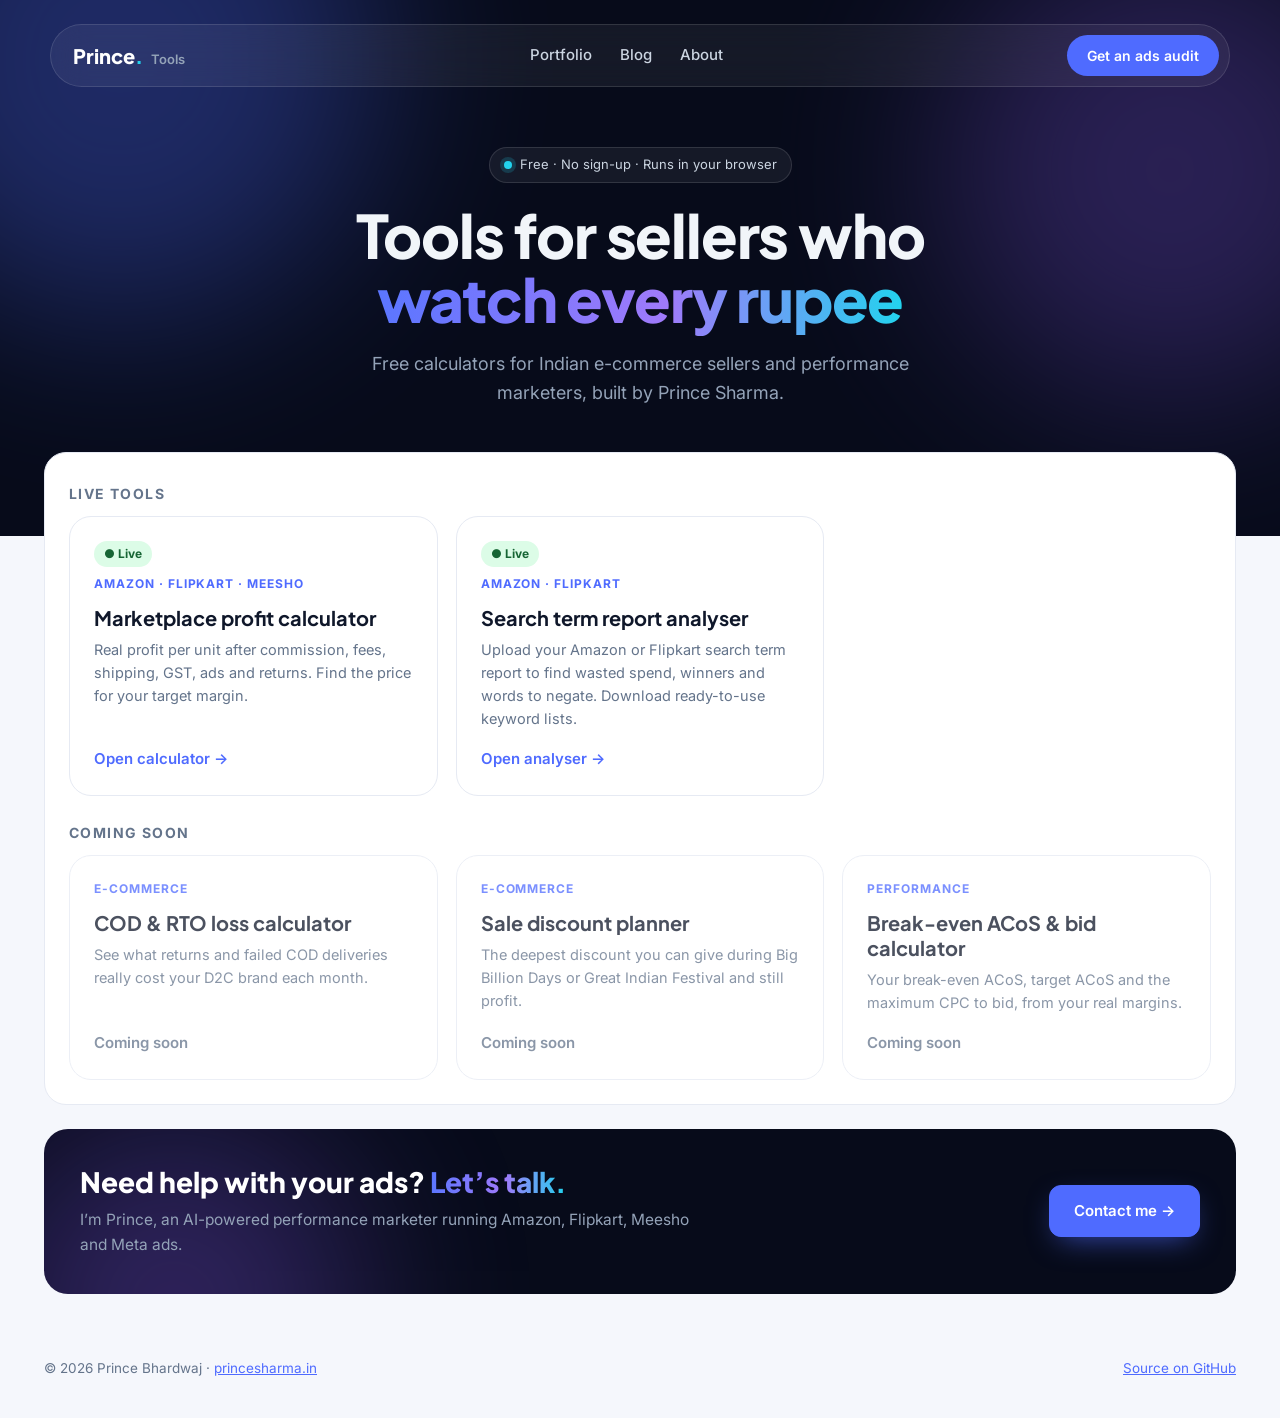
<file: index.html>
<!doctype html>
<html lang="en">
<head>
<meta charset="utf-8">
<meta name="viewport" content="width=device-width, initial-scale=1">
<title>Free E-commerce &amp; Performance Marketing Tools | Prince Sharma</title>
<meta name="description" content="Free calculators for Indian e-commerce sellers and marketers: Amazon, Flipkart and Meesho profit, ROAS, RTO and more. No sign-up.">
<link rel="canonical" href="https://tools.princesharma.in/">
<meta name="theme-color" content="#070B1A">
<link rel="icon" href="/favicon.svg" type="image/svg+xml">
<link rel="preconnect" href="https://fonts.googleapis.com">
<link rel="preconnect" href="https://fonts.gstatic.com" crossorigin>
<link href="https://fonts.googleapis.com/css2?family=Plus+Jakarta+Sans:wght@600;700;800&family=Inter:wght@400;500;600&display=swap" rel="stylesheet">
<link rel="stylesheet" href="profit-calculator/styles.css">
<style>
.hub{display:grid;grid-template-columns:repeat(3,minmax(0,1fr));gap:18px;margin-top:8px}
.tool{display:flex;flex-direction:column;gap:8px;padding:24px;border-radius:22px;background:#fff;border:1px solid var(--line);text-decoration:none;color:var(--ink);transition:transform .25s,box-shadow .25s,border-color .25s}
a.tool:hover{transform:translateY(-4px);box-shadow:0 24px 50px -28px rgba(15,23,42,.35);border-color:#C7D2FE;color:var(--ink)}
.tool .t{font-size:12px;font-weight:700;color:var(--blue);text-transform:uppercase;letter-spacing:.08em}
.tool h2{margin:4px 0 0;font:700 20px var(--head)}
.tool p{margin:0;color:var(--body);font-size:14.5px;line-height:1.6;flex:1}
.tool .go{margin-top:10px;font-weight:600;color:var(--blue)}
.tool.soon{opacity:.75}.tool.soon .go{color:var(--body)}
.live{display:inline-flex;align-items:center;gap:6px;align-self:flex-start;padding:4px 10px;border-radius:999px;background:#DCFCE7;color:#166534;font-size:12px;font-weight:700}
.sec-t{margin:8px 0 14px;font:700 14px var(--font);letter-spacing:.1em;text-transform:uppercase;color:var(--body)}
@media (max-width:900px){.hub{grid-template-columns:1fr 1fr}}
@media (max-width:620px){.hub{grid-template-columns:1fr}}
</style>
</head>
<body>
<header class="hero">
  <div class="glow g1" aria-hidden="true"></div><div class="glow g2" aria-hidden="true"></div>
  <nav class="nav" aria-label="Main">
    <a class="logo" href="https://princesharma.in/">Prince<span>.</span> <small>Tools</small></a>
    <div class="nav-links"><a href="https://princesharma.in/work/">Portfolio</a><a href="https://princesharma.in/blog/">Blog</a><a href="https://princesharma.in/about/">About</a></div>
    <a class="nav-cta" href="https://princesharma.in/contact/">Get an ads audit</a>
  </nav>
  <div class="hero-in">
    <span class="pill"><i></i>Free · No sign-up · Runs in your browser</span>
    <h1>Tools for sellers who<br><span class="grad">watch every rupee</span></h1>
    <p>Free calculators for Indian e-commerce sellers and performance marketers, built by Prince Sharma.</p>
  </div>
</header>
<main class="wrap">
  <div class="card">
    <p class="sec-t">Live tools</p>
    <div class="hub">
      <a class="tool" href="profit-calculator/"><span class="live">● Live</span><span class="t">Amazon · Flipkart · Meesho</span><h2>Marketplace profit calculator</h2><p>Real profit per unit after commission, fees, shipping, GST, ads and returns. Find the price for your target margin.</p><span class="go">Open calculator →</span></a>
      <a class="tool" href="search-term-analyser/"><span class="live">● Live</span><span class="t">Amazon · Flipkart</span><h2>Search term report analyser</h2><p>Upload your Amazon or Flipkart search term report to find wasted spend, winners and words to negate. Download ready-to-use keyword lists.</p><span class="go">Open analyser →</span></a>
    </div>
    <p class="sec-t" style="margin-top:28px">Coming soon</p>
    <div class="hub">
      <div class="tool soon"><span class="t">E-commerce</span><h2>COD &amp; RTO loss calculator</h2><p>See what returns and failed COD deliveries really cost your D2C brand each month.</p><span class="go">Coming soon</span></div>
      <div class="tool soon"><span class="t">E-commerce</span><h2>Sale discount planner</h2><p>The deepest discount you can give during Big Billion Days or Great Indian Festival and still profit.</p><span class="go">Coming soon</span></div>
      <div class="tool soon"><span class="t">Performance</span><h2>Break-even ACoS &amp; bid calculator</h2><p>Your break-even ACoS, target ACoS and the maximum CPC to bid, from your real margins.</p><span class="go">Coming soon</span></div>
    </div>
  </div>
  <section class="cta">
    <div class="glow g4" aria-hidden="true"></div>
    <div><h2>Need help with your ads? <span class="grad">Let’s talk.</span></h2><p>I’m Prince, an AI-powered performance marketer running Amazon, Flipkart, Meesho and Meta ads.</p></div>
    <a class="btn primary big" href="https://princesharma.in/contact/">Contact me →</a>
  </section>
</main>
<footer class="foot"><span>© 2026 Prince Bhardwaj · <a href="https://princesharma.in/">princesharma.in</a></span><span><a href="https://github.com/princebhardwajin/princesharma-tools">Source on GitHub</a></span></footer>
</body>
</html>
</file>
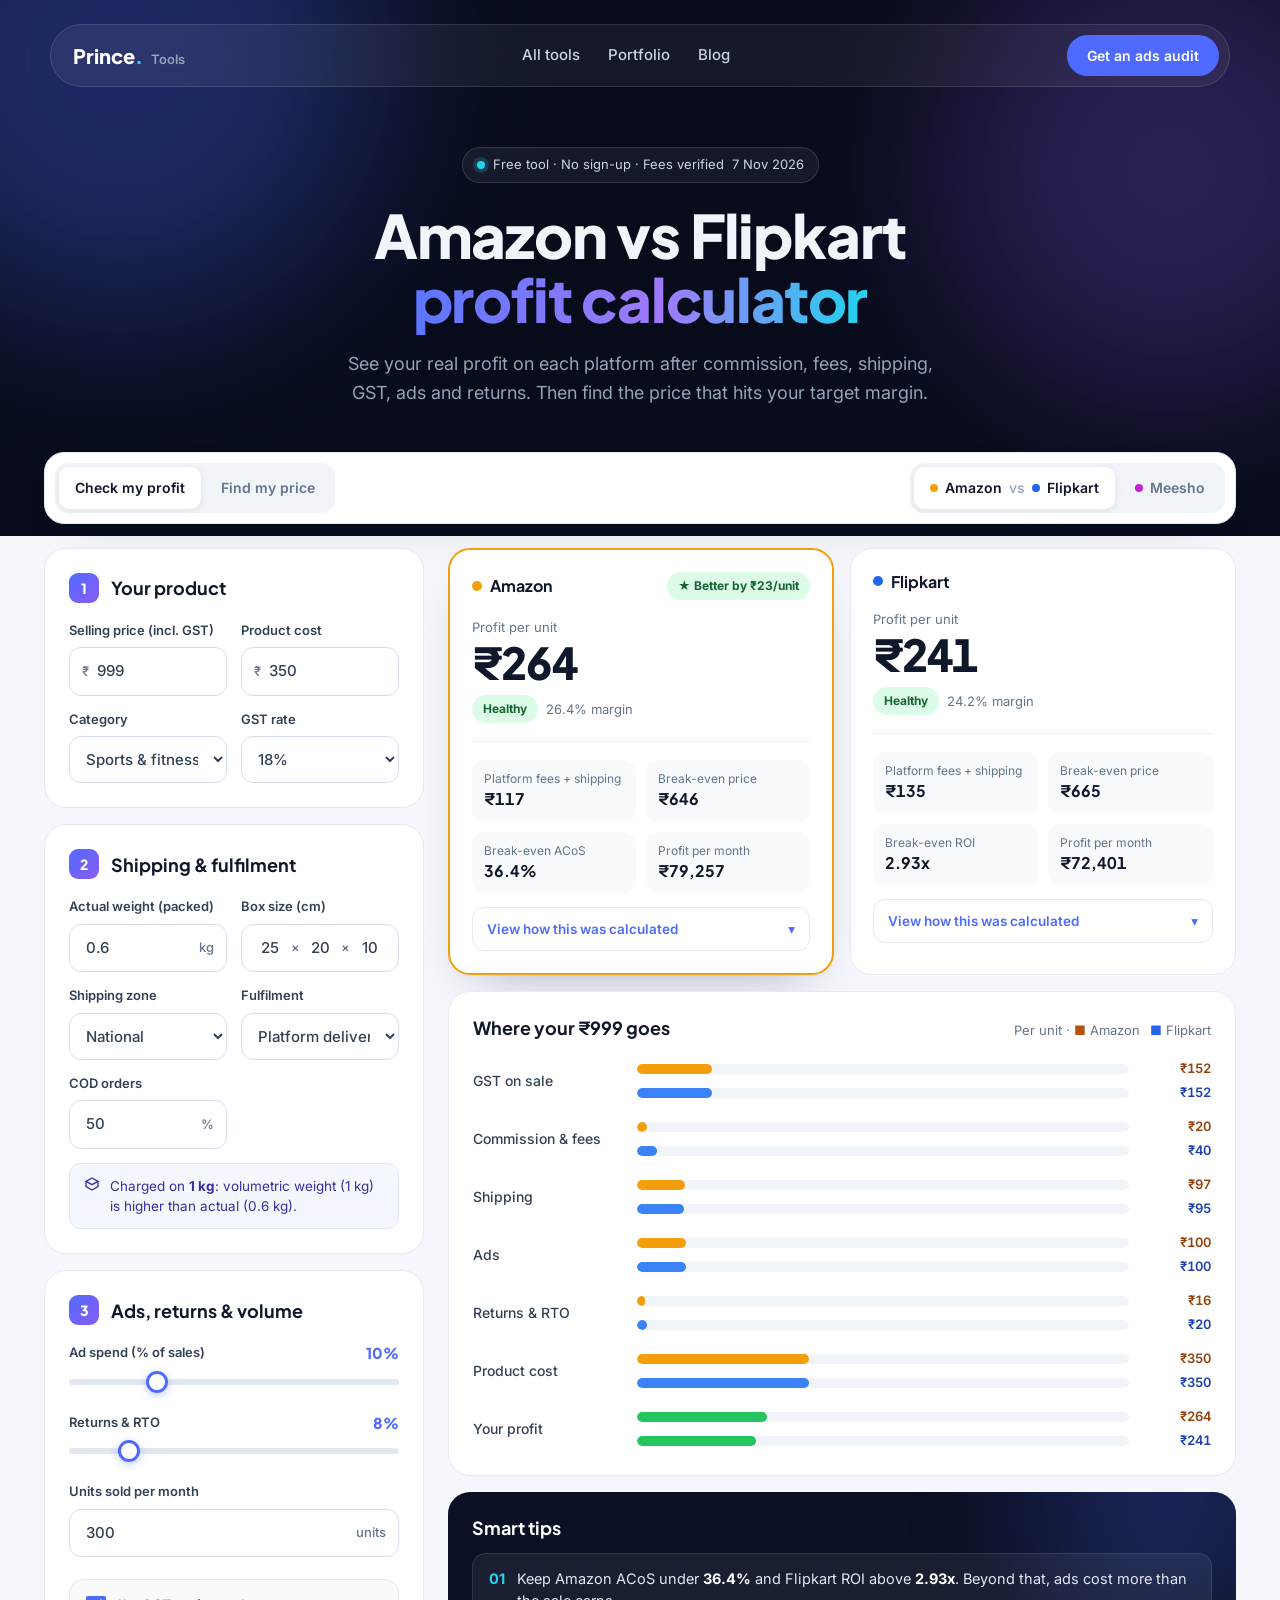
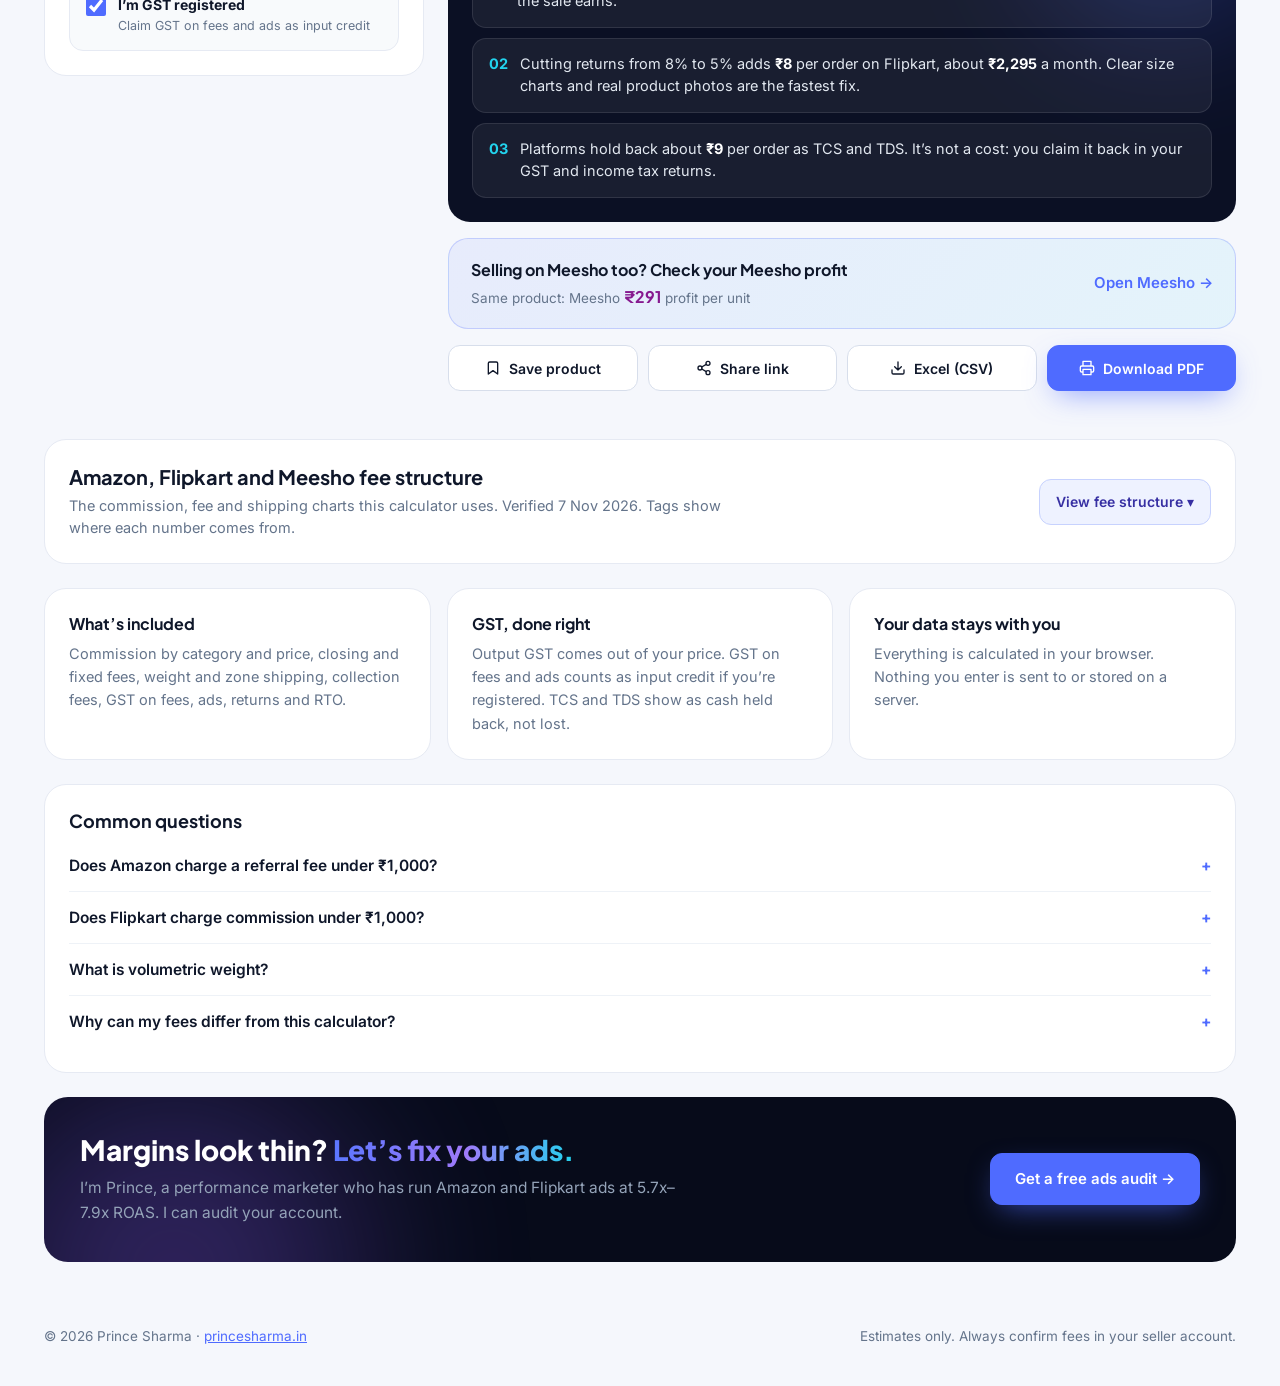
<file: profit-calculator/index.html>
<!doctype html>
<html lang="en">
<head>
<meta charset="utf-8">
<meta name="viewport" content="width=device-width, initial-scale=1">
<title>Amazon vs Flipkart vs Meesho Profit Calculator (2026) · Free | Prince Sharma</title>
<meta name="description" content="Free profit calculator for Indian sellers. Compare your real profit on Amazon, Flipkart and Meesho after commission, closing fees, shipping, GST, ads and returns. Find the price for your target margin.">
<link rel="canonical" href="https://tools.princesharma.in/profit-calculator/">
<meta property="og:title" content="Amazon vs Flipkart vs Meesho Profit Calculator">
<meta property="og:description" content="See your real profit on each marketplace after every fee, and the price you need for your target margin.">
<meta property="og:url" content="https://tools.princesharma.in/profit-calculator/">
<meta property="og:type" content="website">
<meta name="theme-color" content="#070B1A">
<link rel="icon" href="/favicon.svg" type="image/svg+xml">
<link rel="preconnect" href="https://fonts.googleapis.com">
<link rel="preconnect" href="https://fonts.gstatic.com" crossorigin>
<link href="https://fonts.googleapis.com/css2?family=Plus+Jakarta+Sans:wght@600;700;800&family=Inter:wght@400;500;600&display=swap" rel="stylesheet">
<link rel="stylesheet" href="styles.css">
<script type="application/ld+json">{"@context":"https://schema.org","@type":"WebApplication","name":"Amazon vs Flipkart vs Meesho Profit Calculator","url":"https://tools.princesharma.in/profit-calculator/","applicationCategory":"BusinessApplication","operatingSystem":"Any","offers":{"@type":"Offer","price":"0","priceCurrency":"INR"},"creator":{"@type":"Person","name":"Prince Sharma","url":"https://princesharma.in/"}}</script>
</head>
<body>
<header class="hero">
  <div class="glow g1" aria-hidden="true"></div><div class="glow g2" aria-hidden="true"></div>
  <nav class="nav" aria-label="Main">
    <a class="logo" href="https://princesharma.in/">Prince<span>.</span> <small>Tools</small></a>
    <div class="nav-links">
      <a href="https://tools.princesharma.in/">All tools</a>
      <a href="https://princesharma.in/work/">Portfolio</a>
      <a href="https://princesharma.in/blog/">Blog</a>
    </div>
    <a class="nav-cta" href="https://princesharma.in/contact/">Get an ads audit</a>
  </nav>
  <div class="hero-in">
    <span class="pill"><i></i>Free tool · No sign-up · Fees verified <span data-verified></span></span>
    <h1 id="title">Amazon vs Flipkart<br><span class="grad">profit calculator</span></h1>
    <p id="subtitle">See your real profit on each platform after commission, fees, shipping, GST, ads and returns. Then find the price that hits your target margin.</p>
  </div>
</header>

<main class="wrap">
  <div class="bar">
    <div class="seg" role="tablist" aria-label="Calculator mode">
      <button type="button" role="tab" data-mode="profit" aria-selected="true">Check my profit</button>
      <button type="button" role="tab" data-mode="price" aria-selected="false">Find my price</button>
    </div>
    <div class="seg" role="tablist" aria-label="Platform">
      <button type="button" role="tab" data-plat="af" aria-selected="true"><i class="dot a"></i>Amazon <em>vs</em> <i class="dot f"></i>Flipkart</button>
      <button type="button" role="tab" data-plat="meesho" aria-selected="false"><i class="dot m"></i>Meesho</button>
    </div>
  </div>

  <div class="grid">
    <form class="inputs" id="form" autocomplete="off" onsubmit="return false">
      <section class="card">
        <h2><span class="step">1</span>Your product</h2>
        <div class="fields">
          <label class="f" data-show="profit"><span>Selling price (incl. GST)</span>
            <span class="in"><b>₹</b><input type="number" inputmode="decimal" min="1" step="1" name="price" value="999"></span></label>
          <label class="f hl" data-show="price"><span>Target profit margin</span>
            <span class="in"><input type="number" inputmode="decimal" min="0" max="80" step="1" name="target" value="20"><b>%</b></span></label>
          <label class="f"><span>Product cost</span>
            <span class="in"><b>₹</b><input type="number" inputmode="decimal" min="0" step="1" name="cost" value="350"></span></label>
          <label class="f"><span>Category</span><select name="category"></select></label>
          <label class="f"><span>GST rate</span>
            <select name="gst"><option value="18">18%</option><option value="12">12%</option><option value="5">5%</option><option value="28">28%</option><option value="0">0% (exempt)</option></select></label>
        </div>
      </section>

      <section class="card">
        <h2><span class="step">2</span>Shipping &amp; fulfilment</h2>
        <div class="fields">
          <label class="f"><span>Actual weight (packed)</span>
            <span class="in"><input type="number" inputmode="decimal" min="0" step="0.05" name="weight" value="0.6"><b>kg</b></span></label>
          <fieldset class="f box"><legend>Box size (cm)</legend>
            <span class="in"><input type="number" inputmode="decimal" min="0" name="l" value="25" aria-label="Length in cm"><b>×</b><input type="number" inputmode="decimal" min="0" name="w" value="20" aria-label="Width in cm"><b>×</b><input type="number" inputmode="decimal" min="0" name="h" value="10" aria-label="Height in cm"></span></fieldset>
          <label class="f"><span>Shipping zone</span>
            <select name="zone"><option value="national">National</option><option value="regional">Regional / zonal</option><option value="local">Local (same city)</option></select></label>
          <label class="f" data-show-plat="af"><span>Fulfilment</span>
            <select name="fulfilment"><option value="platform">Platform delivers</option><option value="warehouse">Platform warehouse (FBA)</option><option value="self">I ship myself</option></select></label>
          <label class="f" data-self-ship hidden><span>Your shipping cost per order</span>
            <span class="in"><b>₹</b><input type="number" inputmode="decimal" min="0" name="selfShip" value="70"></span></label>
          <label class="f" data-show-plat="af"><span>COD orders</span>
            <span class="in"><input type="number" inputmode="decimal" min="0" max="100" name="cod" value="50"><b>%</b></span></label>
        </div>
        <p class="note" id="weightNote"></p>
      </section>

      <section class="card">
        <h2><span class="step">3</span>Ads, returns &amp; volume</h2>
        <div class="sliders">
          <label class="sl"><span><span>Ad spend (% of sales)</span><b id="adsOut">10%</b></span>
            <input type="range" min="0" max="40" step="1" name="ads" value="10"></label>
          <label class="sl"><span><span>Returns &amp; RTO</span><b id="retOut">8%</b></span>
            <input type="range" min="0" max="50" step="1" name="returns" value="8"></label>
          <label class="sl" data-show-plat="meesho"><span><span>Returns that come back damaged or lost</span><b id="lostOut">10%</b></span>
            <input type="range" min="0" max="50" step="1" name="lost" value="10"></label>
          <label class="f"><span>Units sold per month</span>
            <span class="in"><input type="number" inputmode="numeric" min="0" step="1" name="units" value="300"><b>units</b></span></label>
          <label class="check"><input type="checkbox" name="gstRegistered" checked><span><b>I’m GST registered</b><small>Claim GST on fees and ads as input credit</small></span></label>
        </div>
      </section>
    </form>

    <section class="results" id="results" aria-live="polite" aria-label="Results">
      <div class="banner" id="priceBanner" hidden></div>
      <div class="cards" id="cards"></div>
      <div class="card" id="breakdownCard">
        <div class="card-head"><h2 id="bdTitle">Where your money goes</h2><span class="legend" id="legend"></span></div>
        <div id="breakdown" class="bd"></div>
      </div>
      <div class="tips" id="tipsCard"><div class="glow g3" aria-hidden="true"></div><h2>Smart tips</h2><ul id="tips"></ul></div>
      <div class="cross" id="cross"></div>
      <div class="actions">
        <button type="button" class="btn" id="saveBtn"><svg aria-hidden="true" viewBox="0 0 24 24"><path d="M19 21l-7-5-7 5V5a2 2 0 0 1 2-2h10a2 2 0 0 1 2 2z"/></svg>Save product</button>
        <button type="button" class="btn" id="shareBtn"><svg aria-hidden="true" viewBox="0 0 24 24"><circle cx="18" cy="5" r="3"/><circle cx="6" cy="12" r="3"/><circle cx="18" cy="19" r="3"/><path d="M8.6 13.5l6.8 4M15.4 6.5l-6.8 4"/></svg>Share link</button>
        <button type="button" class="btn" id="csvBtn"><svg aria-hidden="true" viewBox="0 0 24 24"><path d="M21 15v4a2 2 0 0 1-2 2H5a2 2 0 0 1-2-2v-4M7 10l5 5 5-5M12 15V3"/></svg>Excel (CSV)</button>
        <button type="button" class="btn primary" id="pdfBtn"><svg aria-hidden="true" viewBox="0 0 24 24"><path d="M6 9V2h12v7M6 18H4a2 2 0 0 1-2-2v-5a2 2 0 0 1 2-2h16a2 2 0 0 1 2 2v5a2 2 0 0 1-2 2h-2M6 14h12v8H6z"/></svg>Download PDF</button>
      </div>
      <div class="saved" id="saved" hidden><h3>Saved products</h3><ul id="savedList"></ul></div>
    </section>
  </div>

  <section class="card fees" aria-labelledby="feesTitle">
    <div class="fees-head">
      <div><h2 id="feesTitle">Amazon, Flipkart and Meesho fee structure</h2>
        <p>The commission, fee and shipping charts this calculator uses. Verified <span data-verified></span>. Tags show where each number comes from.</p></div>
      <button type="button" class="btn soft" id="feesToggle" aria-expanded="false" aria-controls="feesBody">View fee structure ▾</button>
    </div>
    <div id="feesBody" hidden>
      <div class="fees-bar">
        <div class="seg small" role="tablist" aria-label="Fee chart platform">
          <button type="button" role="tab" data-ftab="amazon" aria-selected="true">Amazon</button>
          <button type="button" role="tab" data-ftab="flipkart" aria-selected="false">Flipkart</button>
          <button type="button" role="tab" data-ftab="meesho" aria-selected="false">Meesho</button>
        </div>
        <span class="tags"><span class="tag official">Official</span> from the platform · <span class="tag public">Public</span> recent public breakdown · <span class="tag estimate">Estimate</span> check your rate card</span>
      </div>
      <div class="ftables" id="feeTables"></div>
      <div class="fees-foot"><a id="officialLink" href="#" target="_blank" rel="noopener">Official fee page ↗</a><button type="button" class="btn primary" id="editFeesBtn">Edit fees</button></div>
    </div>
  </section>

  <section class="info">
    <div class="card"><h3>What’s included</h3><p>Commission by category and price, closing and fixed fees, weight and zone shipping, collection fees, GST on fees, ads, returns and RTO.</p></div>
    <div class="card"><h3>GST, done right</h3><p>Output GST comes out of your price. GST on fees and ads counts as input credit if you’re registered. TCS and TDS show as cash held back, not lost.</p></div>
    <div class="card"><h3>Your data stays with you</h3><p>Everything is calculated in your browser. Nothing you enter is sent to or stored on a server.</p></div>
  </section>

  <section class="faq card">
    <h2>Common questions</h2>
    <details><summary>Does Amazon charge a referral fee under ₹1,000?</summary><p>No. From 16 March 2026, Amazon India charges zero referral fee on products priced under ₹1,000 in most categories. Closing fees and shipping fees still apply.</p></details>
    <details><summary>Does Flipkart charge commission under ₹1,000?</summary><p>Flipkart charges zero commission on eligible products priced under ₹1,000, and from July 2026 zero commission on fashion at every price. Fixed, collection and shipping fees still apply.</p></details>
    <details><summary>What is volumetric weight?</summary><p>Length × width × height in cm, divided by 5,000. Platforms charge shipping on whichever is higher: actual or volumetric weight. A smaller box can move you into a cheaper slab.</p></details>
    <details><summary>Why can my fees differ from this calculator?</summary><p>Fees vary by seller tier, sub-category and programme, and platforms change them often. Use “Edit fees” to match your own rate card from Seller Central, Seller Hub or the Meesho supplier panel.</p></details>
  </section>

  <section class="cta">
    <div class="glow g4" aria-hidden="true"></div>
    <div><h2>Margins look thin? <span class="grad">Let’s fix your ads.</span></h2>
      <p>I’m Prince, a performance marketer who has run Amazon and Flipkart ads at 5.7x–7.9x ROAS. I can audit your account.</p></div>
    <a class="btn primary big" href="https://princesharma.in/contact/">Get a free ads audit →</a>
  </section>
</main>

<footer class="foot"><span>© 2026 Prince Sharma · <a href="https://princesharma.in/">princesharma.in</a></span><span>Estimates only. Always confirm fees in your seller account.</span></footer>

<div class="sticky" id="sticky" aria-hidden="true"><div id="stickyVals"></div><a href="#results" class="btn primary">See results ↑</a></div>

<dialog id="feeDialog" aria-labelledby="feeDlgTitle">
  <form method="dialog" id="feeForm">
    <div class="dlg-head"><div><h2 id="feeDlgTitle">Edit fees</h2><p>Change any value to match your seller account. Saved on this device only.</p></div><button class="x" value="cancel" aria-label="Close">×</button></div>
    <div class="seg small" role="tablist" aria-label="Platform to edit">
      <button type="button" role="tab" data-etab="amazon" aria-selected="true">Amazon</button>
      <button type="button" role="tab" data-etab="flipkart" aria-selected="false">Flipkart</button>
      <button type="button" role="tab" data-etab="meesho" aria-selected="false">Meesho</button>
    </div>
    <div id="feeEdit" class="fe"></div>
    <div class="dlg-foot"><button type="button" class="btn" id="resetFees">Reset to defaults</button><button class="btn primary" value="apply" id="applyFees">Apply fees</button></div>
  </form>
</dialog>

<div class="toast" id="toast" role="status" aria-live="polite"></div>

<script src="fees.js"></script>
<script src="calc.js"></script>
<script src="app.js"></script>
</body>
</html>
</file>
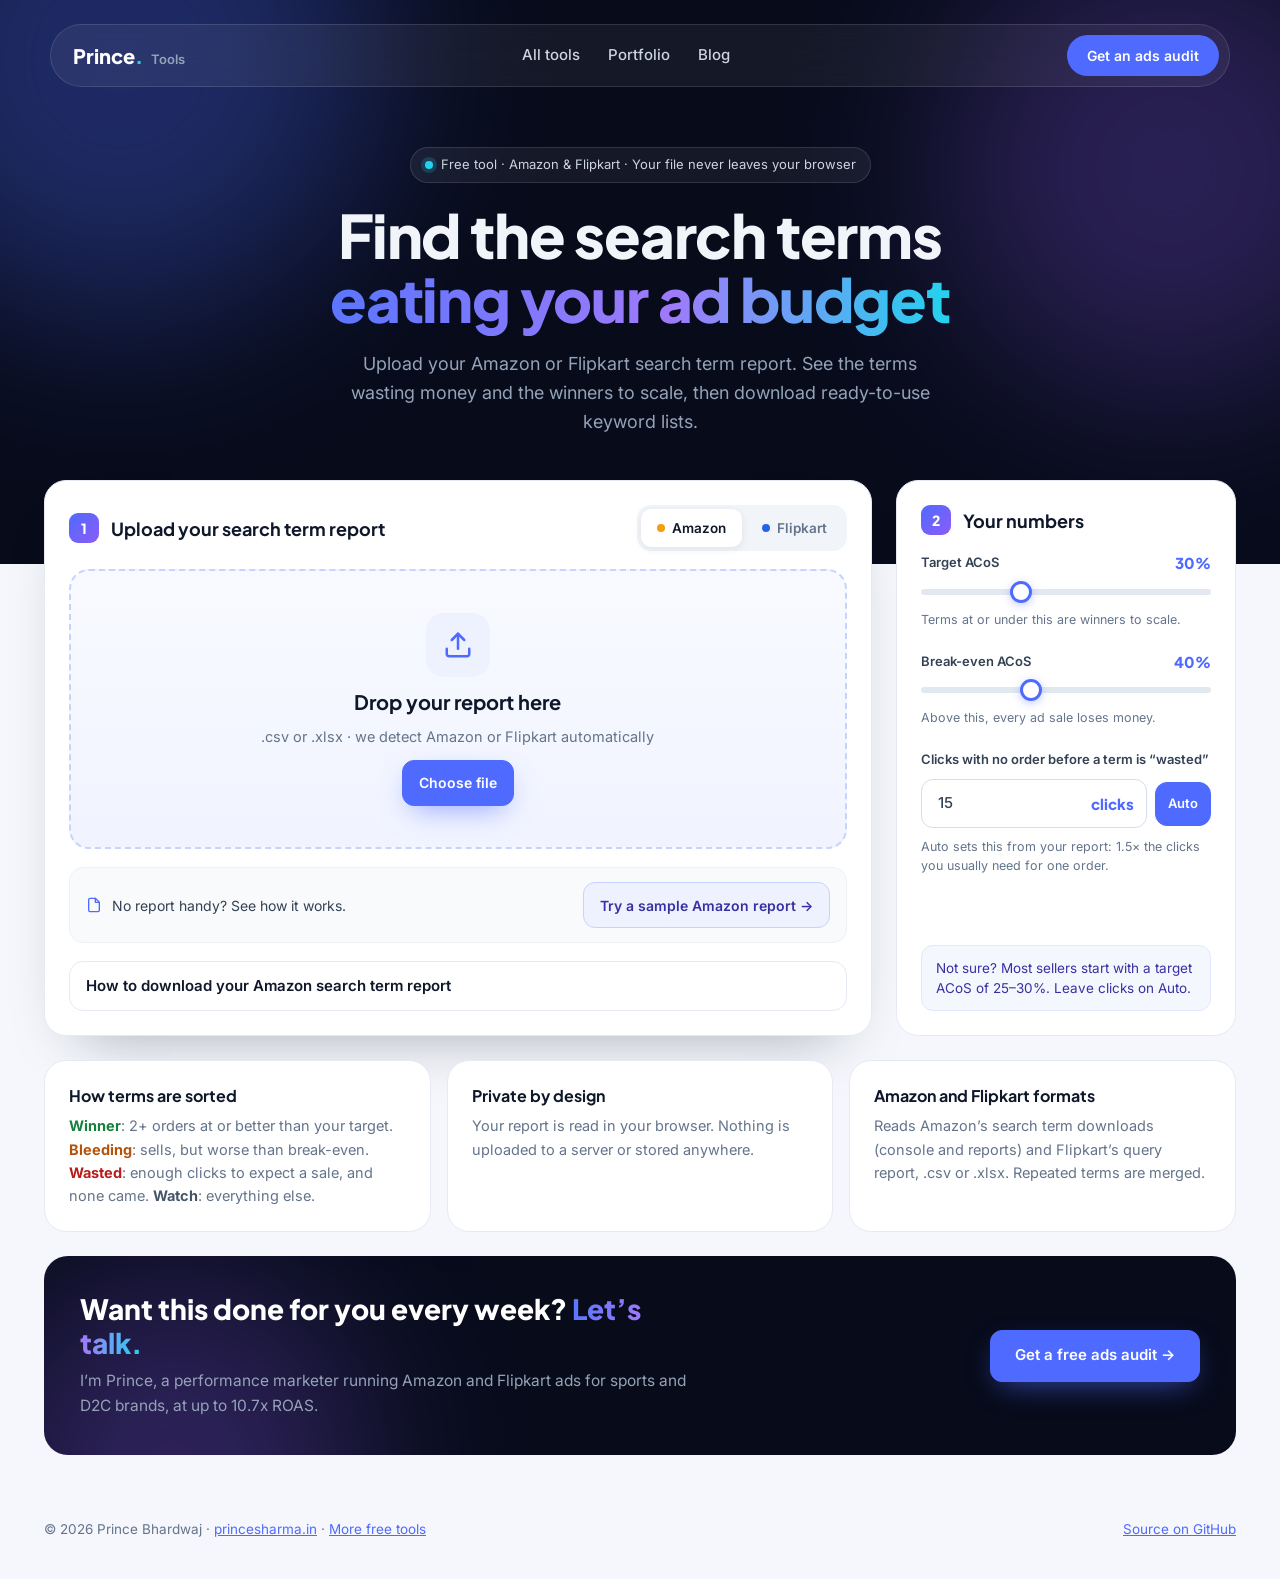
<file: search-term-analyser/index.html>
<!doctype html>
<html lang="en">
<head>
<meta charset="utf-8">
<meta name="viewport" content="width=device-width, initial-scale=1">
<title>Amazon &amp; Flipkart Search Term Report Analyser · Free | Prince Bhardwaj</title>
<meta name="description" content="Free search term report analyser for Amazon and Flipkart ads. Upload your report to find wasted spend, winning search terms and words to negate, then download ready-to-use negative and exact keyword lists.">
<link rel="canonical" href="https://tools.princesharma.in/search-term-analyser/">
<meta property="og:title" content="Amazon & Flipkart Search Term Report Analyser">
<meta property="og:description" content="Find the search terms eating your ad budget, and the winners to scale. Free, runs in your browser.">
<meta property="og:url" content="https://tools.princesharma.in/search-term-analyser/">
<meta property="og:type" content="website">
<meta name="theme-color" content="#070B1A">
<link rel="icon" href="/favicon.svg" type="image/svg+xml">
<link rel="preconnect" href="https://fonts.googleapis.com">
<link rel="preconnect" href="https://fonts.gstatic.com" crossorigin>
<link href="https://fonts.googleapis.com/css2?family=Plus+Jakarta+Sans:wght@600;700;800&family=Inter:wght@400;500;600;700&display=swap" rel="stylesheet">
<link rel="stylesheet" href="../profit-calculator/styles.css">
<link rel="stylesheet" href="sta.css">
<script type="application/ld+json">{"@context":"https://schema.org","@type":"WebApplication","name":"Amazon & Flipkart Search Term Report Analyser","url":"https://tools.princesharma.in/search-term-analyser/","applicationCategory":"BusinessApplication","operatingSystem":"Any","offers":{"@type":"Offer","price":"0","priceCurrency":"INR"},"creator":{"@type":"Person","name":"Prince Bhardwaj","url":"https://princesharma.in/"}}</script>
</head>
<body>
<header class="hero">
  <div class="glow g1" aria-hidden="true"></div><div class="glow g2" aria-hidden="true"></div>
  <nav class="nav" aria-label="Main">
    <a class="logo" href="https://princesharma.in/">Prince<span>.</span> <small>Tools</small></a>
    <div class="nav-links">
      <a href="https://tools.princesharma.in/">All tools</a>
      <a href="https://princesharma.in/work/">Portfolio</a>
      <a href="https://princesharma.in/blog/">Blog</a>
    </div>
    <a class="nav-cta" href="https://princesharma.in/contact/">Get an ads audit</a>
  </nav>
  <div class="hero-in">
    <span class="pill"><i></i>Free tool · Amazon &amp; Flipkart · Your file never leaves your browser</span>
    <h1>Find the search terms<br><span class="grad">eating your ad budget</span></h1>
    <p>Upload your Amazon or Flipkart search term report. See the terms wasting money and the winners to scale, then download ready-to-use keyword lists.</p>
  </div>
</header>

<main class="wrap">

  <!-- ===== Upload ===== -->
  <div class="up-grid" id="uploadArea">
    <section class="card up-card" aria-labelledby="upTitle">
      <div class="up-head">
        <h2 id="upTitle"><span class="step">1</span>Upload your search term report</h2>
        <div class="seg small" role="tablist" aria-label="Platform">
          <button type="button" role="tab" data-plat="amazon" aria-selected="true"><i class="dot a"></i>Amazon</button>
          <button type="button" role="tab" data-plat="flipkart" aria-selected="false"><i class="dot f"></i>Flipkart</button>
        </div>
      </div>
      <label class="drop" id="drop">
        <input type="file" id="file" accept=".csv,.xlsx,.xls,text/csv">
        <span class="drop-ic" aria-hidden="true"><svg viewBox="0 0 24 24"><path d="M21 15v4a2 2 0 0 1-2 2H5a2 2 0 0 1-2-2v-4"/><path d="M17 8l-5-5-5 5"/><path d="M12 3v12"/></svg></span>
        <b id="dropTitle">Drop your report here</b>
        <span id="dropSub">.csv or .xlsx · we detect Amazon or Flipkart automatically</span>
        <span class="btn primary">Choose file</span>
      </label>
      <p class="err" id="err" role="alert" hidden></p>
      <div class="sample">
        <span><svg viewBox="0 0 24 24"><path d="M14 2H6a2 2 0 0 0-2 2v16a2 2 0 0 0 2 2h12a2 2 0 0 0 2-2V8z"/><path d="M14 2v6h6"/></svg>No report handy? See how it works.</span>
        <button type="button" class="btn soft" id="sampleBtn"><span>Try a sample <span data-pname>Amazon</span> report →</span></button>
      </div>
      <details class="how">
        <summary><span>How to download your <span data-pname>Amazon</span> search term report</span></summary>
        <ol data-how="amazon">
          <li>In the Amazon Ads console, open your Sponsored Products campaigns.</li>
          <li>Open the <b>Search terms</b> tab (or go to <b>Reports → Create report → Sponsored Products → Search term</b>).</li>
          <li>Pick a date range of at least 30 days.</li>
          <li>Download as .csv or .xlsx and drop it above.</li>
        </ol>
        <ol data-how="flipkart" hidden>
          <li>Log in to Flipkart Ads and open <b>Reports</b>.</li>
          <li>Choose the <b>Search term</b> (query) report for your PLA campaigns.</li>
          <li>Pick a date range of at least 30 days and download the .csv.</li>
          <li>Drop the file above. The start and end date lines at the top are handled for you.</li>
        </ol>
      </details>
    </section>

    <section class="card rules-card" aria-labelledby="rulesTitle">
      <h2 id="rulesTitle"><span class="step">2</span>Your numbers</h2>
      <div class="sliders" data-rules></div>
      <p class="note" id="rulesNote">Not sure? Most sellers start with a target ACoS of 25–30%. Leave clicks on Auto.</p>
    </section>
  </div>

  <!-- ===== Results ===== -->
  <section id="results" hidden aria-label="Analysis">
    <div class="rep-bar">
      <span class="rep-chip" id="repChip"></span>
      <button type="button" class="btn ghost" id="again"><svg viewBox="0 0 24 24"><path d="M21 15v4a2 2 0 0 1-2 2H5a2 2 0 0 1-2-2v-4"/><path d="M17 8l-5-5-5 5"/><path d="M12 3v12"/></svg>Upload another report</button>
    </div>

    <div class="kpis" id="kpis"></div>

    <section class="card" aria-labelledby="splitTitle">
      <div class="row-head"><h2 id="splitTitle"><span>Where your <span id="spendLbl"></span> went</span></h2><span class="muted">Share of ad spend by verdict</span></div>
      <div class="split" id="splitBar" role="img"></div>
      <div class="legend2" id="legend"></div>
      <div class="alert" id="alert"></div>
    </section>

    <section class="rules-bar" aria-label="Your rules">
      <b>Your rules</b>
      <div class="rb" data-rules-compact></div>
    </section>

    <section class="card terms" aria-labelledby="termsTitle">
      <h2 id="termsTitle" class="sr">Search terms</h2>
      <div class="t-tools">
        <div class="seg small" role="tablist" aria-label="Filter search terms" id="tabs"></div>
        <div class="t-right">
          <label class="search"><svg viewBox="0 0 24 24"><circle cx="11" cy="11" r="7"/><path d="M21 21l-4.3-4.3"/></svg><span class="sr">Search terms</span><input type="search" id="q" placeholder="Search terms"></label>
          <button type="button" class="btn ghost" id="copyBtn"><svg viewBox="0 0 24 24"><rect x="9" y="9" width="13" height="13" rx="2"/><path d="M5 15H4a2 2 0 0 1-2-2V4a2 2 0 0 1 2-2h9a2 2 0 0 1 2 2v1"/></svg><span id="copyLbl">Copy</span></button>
        </div>
      </div>
      <p class="t-hint" id="tabHint"></p>
      <div class="tbl" id="tbl"></div>
      <button type="button" class="btn ghost more2" id="moreBtn" hidden>Show more</button>
    </section>

    <div class="two">
      <section class="card" aria-labelledby="wTitle">
        <h2 id="wTitle">Words wasting money</h2>
        <p class="muted" style="margin:-8px 0 16px">Single words across all your search terms. Add the worst ones as negative phrase to block every term that contains them.</p>
        <div id="words"></div>
      </section>
      <section class="card" aria-labelledby="dTitle">
        <h2 id="dTitle">Download your lists</h2>
        <p class="muted" style="margin:-8px 0 14px">CSV files that open in Excel or Google Sheets.</p>
        <div class="dls" id="dls"></div>
      </section>
    </div>

    <section class="tips2" aria-labelledby="tipsTitle">
      <div class="glow g3" aria-hidden="true"></div>
      <h2 id="tipsTitle">What I’d do first</h2>
      <ol id="tips"></ol>
    </section>
  </section>

  <section class="info3" aria-label="About this tool">
    <div class="card"><h3>How terms are sorted</h3><p><b class="t-win">Winner</b>: 2+ orders at or better than your target. <b class="t-bleed">Bleeding</b>: sells, but worse than break-even. <b class="t-waste">Wasted</b>: enough clicks to expect a sale, and none came. <b class="t-watch">Watch</b>: everything else.</p></div>
    <div class="card"><h3>Private by design</h3><p>Your report is read in your browser. Nothing is uploaded to a server or stored anywhere.</p></div>
    <div class="card"><h3>Amazon and Flipkart formats</h3><p>Reads Amazon’s search term downloads (console and reports) and Flipkart’s query report, .csv or .xlsx. Repeated terms are merged.</p></div>
  </section>

  <section class="cta">
    <div class="glow g4" aria-hidden="true"></div>
    <div><h2>Want this done for you every week? <span class="grad">Let’s talk.</span></h2><p>I’m Prince, a performance marketer running Amazon and Flipkart ads for sports and D2C brands, at up to 10.7x ROAS.</p></div>
    <a class="btn primary big" href="https://princesharma.in/contact/">Get a free ads audit →</a>
  </section>
</main>

<div class="sticky2" id="sticky" hidden>
  <span><b id="stickyAmt"></b><small id="stickySub"></small></span>
  <button type="button" class="btn primary" id="stickyBtn">Download</button>
</div>
<div class="toast" id="toast" role="status" aria-live="polite"></div>

<footer class="foot"><span>© 2026 Prince Bhardwaj · <a href="https://princesharma.in/">princesharma.in</a> · <a href="https://tools.princesharma.in/">More free tools</a></span><span><a href="https://github.com/princebhardwajin/princesharma-tools">Source on GitHub</a></span></footer>

<script src="engine.js"></script>
<script src="samples.js"></script>
<script src="app.js"></script>
</body>
</html>
</file>
<file: profit-calculator/styles.css>
:root{
  --bg:#F5F7FC;--dark:#070B1A;--ink:#0F172A;--body:#64748B;--muted:#94A3B8;--line:#E6EAF3;--line2:#EEF2F7;
  --blue:#4F6BFF;--violet:#8B5CF6;--cyan:#22D3EE;--mag:#C026D3;
  --amz:#F59E0B;--amz-ink:#92400E;--fk:#2563EB;--fk-ink:#1E40AF;--ms-ink:#86198F;
  --grad:linear-gradient(90deg,#5B76FF 0%,#9F7AFA 55%,#22D3EE 100%);
  --head:'Plus Jakarta Sans',system-ui,sans-serif;--font:'Inter',system-ui,sans-serif;
  --r:22px;
}
*{box-sizing:border-box}
html{scroll-behavior:smooth}
body{margin:0;background:var(--bg);color:var(--ink);font:400 15px/1.5 var(--font);-webkit-font-smoothing:antialiased}
a{color:var(--blue)}a:hover{color:#3550E6}
button,input,select{font:inherit;color:inherit}
svg{width:16px;height:16px;fill:none;stroke:currentColor;stroke-width:2;stroke-linecap:round;stroke-linejoin:round;flex:none}
[hidden]{display:none !important}
.grad{background:var(--grad);-webkit-background-clip:text;background-clip:text;color:transparent}
body.meesho .grad{background:linear-gradient(90deg,#9F7AFA,#E879F9 60%,#22D3EE);-webkit-background-clip:text;background-clip:text}

/* hero */
.hero{position:relative;overflow:hidden;background:var(--dark);color:#F1F5F9;padding:24px 24px 128px}
.glow{position:absolute;border-radius:50%;filter:blur(90px);pointer-events:none}
.g1{width:520px;height:520px;background:var(--blue);opacity:.32;top:-200px;left:-140px}
.g2{width:460px;height:460px;background:var(--violet);opacity:.26;top:-60px;right:-120px;transition:background .4s}
body.meesho .g2{background:var(--mag)}
.nav{position:relative;z-index:2;max-width:1180px;margin:0 auto;display:flex;align-items:center;justify-content:space-between;gap:16px;padding:10px 10px 10px 22px;border-radius:999px;background:rgba(255,255,255,.06);border:1px solid rgba(255,255,255,.12);backdrop-filter:blur(16px);-webkit-backdrop-filter:blur(16px)}
.logo{font:800 20px var(--head);color:#fff;text-decoration:none}.logo span{color:var(--cyan)}.logo small{font:600 13px var(--font);color:var(--muted);margin-left:4px}
.nav-links{display:flex;gap:28px}.nav-links a{color:#CBD5E1;text-decoration:none;font-weight:500}.nav-links a:hover{color:#fff}
.nav-cta{background:var(--blue);color:#fff !important;text-decoration:none;padding:10px 20px;border-radius:999px;font-weight:600;font-size:14px}
.hero-in{position:relative;max-width:860px;margin:60px auto 0;text-align:center}
.pill{display:inline-flex;align-items:center;gap:8px;padding:7px 14px;border-radius:999px;background:rgba(255,255,255,.06);border:1px solid rgba(255,255,255,.12);color:#CBD5E1;font-size:13px}
.pill i{width:8px;height:8px;border-radius:50%;background:var(--cyan);box-shadow:0 0 0 4px rgba(34,211,238,.18)}
.hero h1{margin:20px 0 0;font:800 clamp(34px,5vw,60px)/1.08 var(--head);letter-spacing:-.02em}
.hero p{margin:18px auto 0;max-width:620px;font-size:18px;line-height:1.6;color:var(--muted)}

/* layout */
.wrap{position:relative;max-width:1240px;margin:-84px auto 0;padding:0 24px 64px}
.bar{display:flex;flex-wrap:wrap;gap:12px;justify-content:space-between;align-items:center;background:#fff;border:1px solid var(--line);border-radius:20px;padding:10px;box-shadow:0 20px 50px -30px rgba(15,23,42,.35);margin-bottom:24px}
.seg{display:flex;gap:4px;background:#F1F5F9;border-radius:14px;padding:4px;flex-wrap:wrap}
.seg button{border:0;background:transparent;color:var(--body);font-weight:600;font-size:14px;min-height:42px;padding:0 16px;border-radius:10px;cursor:pointer;display:inline-flex;align-items:center;gap:7px;transition:background .2s,color .2s}
.seg button[aria-selected=true]{background:#fff;color:var(--ink);box-shadow:0 2px 8px rgba(15,23,42,.08)}
.seg button em{font-style:normal;color:var(--muted);font-weight:500}
.seg.small button{min-height:38px;font-size:13.5px}
.dot{display:inline-block;width:8px;height:8px;border-radius:50%}.dot.a{background:var(--amz)}.dot.f{background:var(--fk)}.dot.m{background:var(--mag)}
.grid{display:flex;flex-wrap:wrap;gap:24px;align-items:flex-start}
.inputs{flex:1 1 380px;min-width:0;display:flex;flex-direction:column;gap:16px}
.results{flex:999 1 560px;min-width:0;display:flex;flex-direction:column;gap:16px;position:sticky;top:20px}
.card{background:#fff;border:1px solid var(--line);border-radius:var(--r);padding:24px}
.card h2{margin:0 0 18px;font:700 18px var(--head);display:flex;align-items:center;gap:12px}
.step{width:30px;height:30px;border-radius:9px;display:inline-flex;align-items:center;justify-content:center;background:linear-gradient(135deg,var(--blue),var(--violet));color:#fff;font:800 14px var(--head)}
body.meesho .step{background:linear-gradient(135deg,var(--violet),var(--mag))}

/* fields */
.fields{display:grid;grid-template-columns:repeat(2,minmax(0,1fr));gap:14px}
.f{display:flex;flex-direction:column;gap:7px;font-size:13px;font-weight:600;color:#334155;margin:0;min-width:0}
fieldset.f{border:0;padding:0}fieldset.f legend{padding:0;margin-bottom:7px}
.in{display:flex;align-items:center;gap:4px;border:1px solid #D7DEEB;border-radius:12px;padding:0 12px;background:#fff;transition:border-color .2s,box-shadow .2s}
.in:focus-within,select:focus{border-color:var(--blue);box-shadow:0 0 0 4px rgba(79,107,255,.15);outline:none}
.in b{color:var(--body);font-weight:500}
.in input{border:0;outline:none;background:transparent;width:100%;min-width:0;padding:12px 4px;font-weight:500;font-size:15px}
.box .in input{text-align:center;padding:12px 0}
.hl .in{border-color:var(--blue);background:#F5F7FF}
select{border:1px solid #D7DEEB;border-radius:12px;padding:12px;background:#fff;font-weight:500;font-size:15px;min-height:46px;width:100%}
input::-webkit-outer-spin-button,input::-webkit-inner-spin-button{-webkit-appearance:none;margin:0}input[type=number]{-moz-appearance:textfield}
.note{margin:14px 0 0;display:flex;gap:10px;align-items:flex-start;padding:12px 14px;border-radius:12px;background:#F5F7FF;border:1px solid #E0E7FF;font-size:13.5px;color:#3730A3;line-height:1.5}
.note:empty{display:none}
.sliders{display:flex;flex-direction:column;gap:22px}
.sl{display:flex;flex-direction:column;gap:10px;font-size:13px;font-weight:600;color:#334155}
.sl>span{display:flex;justify-content:space-between;gap:12px}.sl b{font:800 15px var(--head);color:var(--blue)}
body.meesho .sl b{color:#A21CAF}
input[type=range]{-webkit-appearance:none;appearance:none;width:100%;height:6px;border-radius:6px;background:#E2E8F0;outline:none;margin:6px 0}
input[type=range]::-webkit-slider-thumb{-webkit-appearance:none;width:22px;height:22px;border-radius:50%;background:#fff;border:3px solid var(--blue);cursor:pointer;box-shadow:0 2px 8px rgba(79,107,255,.35)}
input[type=range]::-moz-range-thumb{width:16px;height:16px;border-radius:50%;background:#fff;border:3px solid var(--blue);cursor:pointer}
body.meesho input[type=range]::-webkit-slider-thumb{border-color:var(--mag)}
input[type=range]:focus-visible::-webkit-slider-thumb{box-shadow:0 0 0 5px rgba(79,107,255,.25)}
.check{display:flex;gap:12px;align-items:flex-start;padding:14px 16px;border-radius:14px;background:#F8FAFC;border:1px solid var(--line);cursor:pointer}
.check input{width:20px;height:20px;accent-color:var(--blue);margin:2px 0 0;flex:none}
.check span{display:flex;flex-direction:column;gap:2px;font-size:14px}.check small{color:var(--body);font-size:12.5px}

/* results */
.banner{padding:16px 20px;border-radius:16px;background:linear-gradient(135deg,rgba(79,107,255,.1),rgba(34,211,238,.1));border:1px solid rgba(79,107,255,.25);font-size:15px;color:#1E1B4B}
.cards{display:grid;grid-template-columns:repeat(2,minmax(0,1fr));gap:16px}
.cards.one{grid-template-columns:1fr}
.pc{background:#fff;border:1px solid var(--line);border-radius:var(--r);padding:22px;transition:border-color .3s,box-shadow .3s}
.pc.win{border:2px solid var(--c);box-shadow:0 24px 50px -28px rgba(15,23,42,.35)}
.pc-top{display:flex;justify-content:space-between;align-items:center;gap:8px;flex-wrap:wrap}
.pc-name{display:inline-flex;align-items:center;gap:8px;font:700 16px var(--head)}
.pc-name i{width:10px;height:10px;border-radius:50%;background:var(--c)}
.badge{padding:5px 11px;border-radius:999px;font-size:12px;font-weight:700;white-space:nowrap}
.b-good{background:#DCFCE7;color:#166534}.b-thin{background:#FEF3C7;color:#92400E}.b-bad{background:#FEE2E2;color:#991B1B}.b-info{background:#E0E7FF;color:#3730A3}
.pc-label{margin:18px 0 2px;font-size:13px;color:var(--body)}
.pc-big{margin:0;font:800 44px/1.05 var(--head);letter-spacing:-.02em;font-variant-numeric:tabular-nums}
.pc-sub{display:flex;gap:8px;align-items:center;margin-top:10px;flex-wrap:wrap;font-size:13px;color:var(--body)}
.pc hr{border:0;height:1px;background:var(--line2);margin:18px 0}
.kv{display:grid;grid-template-columns:repeat(2,minmax(0,1fr));gap:10px}
.kv div{padding:10px 12px;border-radius:12px;background:#F8FAFC}.kv span{display:block;font-size:12px;color:var(--body)}.kv b{font:700 16px var(--head);font-variant-numeric:tabular-nums}
.kv3{grid-template-columns:repeat(3,minmax(0,1fr))}
.more{margin-top:14px;width:100%;min-height:44px;display:flex;align-items:center;justify-content:space-between;padding:0 14px;border-radius:12px;border:1px solid var(--line);background:#fff;font-weight:600;font-size:13.5px;color:var(--blue);cursor:pointer}
body.meesho .more{color:#A21CAF}
.calc{margin-top:10px;border:1px solid var(--line2);border-radius:14px;overflow:hidden;display:none}
.pc.open .calc{display:block}
.calc div{display:grid;grid-template-columns:minmax(0,1fr) auto;gap:12px;align-items:center;padding:10px 14px;border-bottom:1px solid #F1F5F9}
.calc span{display:flex;flex-direction:column;gap:1px;font-size:13.5px;font-weight:600}.calc small{font-size:12px;color:var(--body);font-weight:400}
.calc em{font-style:normal;font-weight:600;font-size:13.5px;color:#334155;white-space:nowrap;font-variant-numeric:tabular-nums}
.calc .tot{background:#F8FAFC;border:0}.calc .tot em{font:800 15px var(--head);color:#15803D}.calc .tot.neg em{color:#B91C1C}
.card-head{display:flex;justify-content:space-between;align-items:baseline;gap:12px;flex-wrap:wrap;margin-bottom:18px}.card-head h2{margin:0}
.legend{font-size:13px;color:var(--body)}.legend b{font-weight:600}
.bd{display:flex;flex-direction:column;gap:14px}
.bd-row{display:grid;grid-template-columns:150px minmax(0,1fr);gap:14px;align-items:center}
.bd-row>span{font-size:14px;color:#334155;font-weight:500}
.bars{display:flex;flex-direction:column;gap:5px}
.bar-line{display:flex;align-items:center;gap:10px}
.track{flex:1;height:10px;border-radius:6px;background:#F1F5F9;overflow:hidden}
.fill{height:100%;border-radius:6px;transition:width .45s cubic-bezier(.2,.8,.2,1)}
.bar-line em{width:72px;text-align:right;font-style:normal;font-weight:600;font-size:13px;font-variant-numeric:tabular-nums}
.tips{position:relative;overflow:hidden;background:#0B1024;color:#E2E8F0;border-radius:var(--r);padding:24px}
.tips h2{position:relative;z-index:1;margin:0 0 14px;font:700 18px var(--head);color:#fff}
.g3{width:260px;height:260px;background:var(--blue);opacity:.25;top:-120px;right:-60px;filter:blur(70px)}
body.meesho .g3{background:var(--mag)}
.tips ul{position:relative;list-style:none;margin:0;padding:0;display:flex;flex-direction:column;gap:10px}
.tips li{display:flex;gap:12px;padding:14px 16px;border-radius:14px;background:rgba(255,255,255,.06);border:1px solid rgba(255,255,255,.1);font-size:14.5px;line-height:1.55}
.tips li>b:first-child{color:var(--cyan);font-weight:700}.tips li strong{color:#fff}
.cross:empty{display:none}
.cross a{display:flex;justify-content:space-between;align-items:center;gap:16px;flex-wrap:wrap;padding:20px 22px;border-radius:20px;background:linear-gradient(135deg,rgba(79,107,255,.08),rgba(34,211,238,.08));border:1px solid rgba(79,107,255,.25);text-decoration:none;color:var(--ink)}
.cross b{font:700 16px var(--head)}.cross small{display:block;font-size:13.5px;color:var(--body);margin-top:4px}.cross i{font-style:normal;color:var(--blue);font-weight:600}
.actions{display:flex;gap:10px;flex-wrap:wrap}
.btn{flex:1 1 140px;display:inline-flex;justify-content:center;align-items:center;gap:8px;min-height:46px;padding:0 16px;border-radius:12px;border:1px solid #D7DEEB;background:#fff;font-weight:600;font-size:14px;color:var(--ink);cursor:pointer;text-decoration:none;transition:transform .15s,background .2s}
.btn:hover{background:#F8FAFC;color:var(--ink)}.btn:active{transform:scale(.98)}
.btn.primary{background:var(--blue);border-color:var(--blue);color:#fff;box-shadow:0 10px 30px -10px rgba(79,107,255,.7)}.btn.primary:hover{background:#3F5BF0;color:#fff}
.btn.soft{flex:0 0 auto;background:#EEF2FF;border-color:#C7D2FE;color:#3730A3}
.btn.big{flex:0 0 auto;min-height:52px;padding:0 24px;font-size:15px}
.saved h3{margin:0 0 10px;font:700 15px var(--head)}
.saved ul{list-style:none;margin:0;padding:0;display:flex;flex-direction:column;gap:8px}
.saved li{display:flex;justify-content:space-between;align-items:center;gap:10px;padding:10px 12px;border:1px solid var(--line);border-radius:12px;background:#fff;font-size:14px}
.saved li button{border:0;background:none;color:var(--blue);font-weight:600;cursor:pointer;min-height:36px;padding:0 6px}
.saved li button.del{color:#B91C1C}

/* fees */
.fees{margin-top:48px}
.fees-head{display:flex;justify-content:space-between;align-items:center;gap:16px;flex-wrap:wrap}
.fees-head h2{margin:0;font-size:20px}.fees-head p{margin:6px 0 0;font-size:14.5px;color:var(--body);max-width:680px}
#feesBody{margin-top:20px;display:flex;flex-direction:column;gap:16px}
.fees-bar{display:flex;justify-content:space-between;align-items:center;gap:12px;flex-wrap:wrap}
.tags{font-size:12.5px;color:var(--body)}
.tag{display:inline-block;padding:2px 8px;border-radius:999px;font-size:11.5px;font-weight:700;margin-left:6px}
.tag.official{background:#DCFCE7;color:#166534}.tag.public{background:#E0E7FF;color:#3730A3}.tag.estimate{background:#FEF3C7;color:#92400E}
.ftables{display:grid;grid-template-columns:repeat(3,minmax(0,1fr));gap:14px}
.ft{border:1px solid var(--line);border-radius:16px;overflow:hidden}
.ft-h{padding:12px 14px;background:#F8FAFC;border-bottom:1px solid var(--line2)}.ft-h h3{margin:0;font:700 15px var(--head);display:flex;align-items:center;justify-content:space-between;gap:8px}.ft-h small{font-size:12px;color:var(--body)}
.ft-r{display:flex;justify-content:space-between;gap:10px;padding:9px 14px;border-bottom:1px solid #F1F5F9;font-size:13.5px}.ft-r span{color:#334155}.ft-r b{white-space:nowrap;font-variant-numeric:tabular-nums}
.fees-foot{display:flex;justify-content:space-between;align-items:center;gap:12px;flex-wrap:wrap}.fees-foot .btn{flex:0 0 auto}
.info{margin-top:24px;display:grid;grid-template-columns:repeat(3,minmax(0,1fr));gap:16px}
.info h3{margin:0 0 8px;font:700 16px var(--head)}.info p{margin:0;font-size:14.5px;line-height:1.6;color:var(--body)}
.faq{margin-top:24px}.faq h2{margin-bottom:8px}
.faq details{border-bottom:1px solid var(--line2);padding:14px 0}.faq details:last-child{border-bottom:0}
.faq summary{cursor:pointer;font-weight:600;font-size:15.5px;list-style:none;display:flex;justify-content:space-between;gap:12px}
.faq summary::after{content:"+";color:var(--blue);font-weight:700}.faq details[open] summary::after{content:"−"}
.faq summary::-webkit-details-marker{display:none}
.faq p{margin:10px 0 0;color:var(--body);line-height:1.6}
.cta{margin-top:24px;position:relative;overflow:hidden;border-radius:24px;background:var(--dark);padding:36px;display:flex;flex-wrap:wrap;gap:20px;align-items:center;justify-content:space-between}
.cta>div:not(.glow){position:relative;max-width:620px}.cta h2{margin:0;font:800 28px/1.2 var(--head);color:#fff}.cta p{margin:10px 0 0;font-size:15.5px;line-height:1.6;color:var(--muted)}
.cta .btn{position:relative}
.g4{width:380px;height:380px;background:var(--violet);opacity:.3;bottom:-200px;left:-60px}
.foot{max-width:1240px;margin:0 auto;padding:0 24px 40px;display:flex;justify-content:space-between;gap:12px;flex-wrap:wrap;font-size:13.5px;color:var(--body)}

/* dialog */
dialog{border:0;border-radius:24px;padding:0;width:min(560px,calc(100vw - 24px));max-height:calc(100vh - 32px);box-shadow:0 40px 80px -30px rgba(15,23,42,.5)}
dialog::backdrop{background:rgba(7,11,26,.55);backdrop-filter:blur(4px)}
#feeForm{padding:24px;display:flex;flex-direction:column;gap:18px}
.dlg-head{display:flex;justify-content:space-between;gap:16px}.dlg-head h2{margin:0;font:800 22px var(--head)}.dlg-head p{margin:6px 0 0;font-size:14px;color:var(--body)}
.x{width:44px;height:44px;flex:none;border-radius:12px;border:1px solid var(--line);background:#fff;font-size:22px;cursor:pointer}
.fe{display:flex;flex-direction:column;border:1px solid var(--line);border-radius:16px;overflow:hidden}
.fe-r{display:grid;grid-template-columns:minmax(0,1fr) 150px;gap:14px;align-items:center;padding:12px 14px;border-bottom:1px solid var(--line2)}
.fe-r>span{display:flex;flex-direction:column;gap:2px;font-weight:600;font-size:14px}.fe-r small{font-weight:400;font-size:12.5px;color:var(--body)}
.fe-r .in input{text-align:right;padding:10px 4px}
.fe-h{padding:10px 14px;background:#F8FAFC;font:700 13px var(--head);color:#334155;border-bottom:1px solid var(--line2)}
.dlg-foot{display:flex;gap:10px}

/* sticky + toast */
.sticky{display:none}
.toast{position:fixed;left:50%;bottom:24px;transform:translate(-50%,20px);opacity:0;pointer-events:none;background:#0F172A;color:#fff;padding:12px 18px;border-radius:12px;font-weight:500;font-size:14px;transition:opacity .25s,transform .25s;z-index:60}
.toast.on{opacity:1;transform:translate(-50%,0)}

/* responsive */
@media (max-width:1024px){.ftables{grid-template-columns:1fr 1fr}.results{position:static}}
@media (max-width:900px){
  .nav-links{display:none}
  .info{grid-template-columns:1fr}
  .sticky{display:flex;position:fixed;left:12px;right:12px;bottom:12px;z-index:40;justify-content:space-between;align-items:center;gap:10px;padding:10px 10px 10px 16px;border-radius:18px;background:rgba(11,16,36,.94);border:1px solid rgba(255,255,255,.12);box-shadow:0 20px 40px -16px rgba(7,11,26,.6);backdrop-filter:blur(12px);transition:transform .3s,opacity .3s}
  .sticky.hide{transform:translateY(140%);opacity:0}
  .sticky .btn{flex:0 0 auto;min-height:44px}
  #stickyVals{display:flex;gap:16px}#stickyVals span{display:flex;flex-direction:column;font-size:11px;color:#CBD5E1}#stickyVals b{font:800 17px var(--head);color:#fff}
  .foot{padding-bottom:100px}
}
@media (max-width:767px){
  .hero{padding:16px 16px 116px}.hero-in{margin-top:36px}.hero p{font-size:16px}
  .nav{padding:8px 8px 8px 18px}.nav-cta{padding:9px 14px;font-size:13px}
  .wrap{padding:0 12px 48px}
  .bar{flex-direction:column;align-items:stretch}.seg{width:100%}.seg button{flex:1;justify-content:center}
  .card{padding:18px}
  .fields{grid-template-columns:1fr 1fr;gap:12px}
  .fields .f:first-child{grid-column:1/-1}
  .cards{grid-template-columns:1fr}
  .pc-big{font-size:38px}
  .kv3{grid-template-columns:1fr 1fr}
  .bd-row{grid-template-columns:1fr;gap:6px}
  .ftables{grid-template-columns:1fr}
  .cta{padding:26px}.cta h2{font-size:23px}
  .fe-r{grid-template-columns:minmax(0,1fr) 120px}
}
@media (max-width:420px){.fields{grid-template-columns:1fr}.fields .box{grid-column:auto}}

/* print / PDF */
@media print{
  .hero,.bar,.inputs,.actions,.fees,.info,.faq,.cta,.foot,.sticky,.toast,.cross,.saved,.more{display:none !important}
  body{background:#fff}
  .wrap{margin:0;padding:0;max-width:none}
  .results{position:static}
  .print-head{display:block !important}
  .calc{display:block !important}
  .card,.pc,.tips{break-inside:avoid;border:1px solid #ccc;box-shadow:none}
  .tips{background:#fff;color:#000}.tips li{background:#fff;border-color:#ddd}.tips h2,.tips li strong{color:#000}
}
.print-head{display:none;margin-bottom:12px;font-size:13px;color:#333}
</file>
<file: search-term-analyser/sta.css>
/* Search term analyser: extends ../profit-calculator/styles.css */
.sr{position:absolute;width:1px;height:1px;overflow:hidden;clip:rect(0 0 0 0);white-space:nowrap}
.muted{color:var(--body);font-size:14px}
.btn.ghost{flex:0 0 auto}
.up-grid{display:flex;flex-wrap:wrap;gap:24px;align-items:stretch}
.up-card{flex:999 1 560px;min-width:0;display:flex;flex-direction:column;gap:18px;box-shadow:0 30px 60px -36px rgba(15,23,42,.4)}
.up-card h2{margin:0}
.up-head{display:flex;flex-wrap:wrap;gap:12px;justify-content:space-between;align-items:center}
.rules-card{flex:1 1 340px;min-width:0;display:flex;flex-direction:column}
.rules-card .note{margin-top:auto}
.drop{position:relative;display:flex;flex-direction:column;align-items:center;justify-content:center;gap:12px;text-align:center;min-height:280px;padding:28px;border-radius:20px;cursor:pointer;border:2px dashed #C7D2FE;background:linear-gradient(180deg,#F8FAFF,#F1F4FF);transition:border-color .2s,background .2s}
.drop:hover,.drop.over{border-color:var(--blue);background:#EEF2FF}
.drop.done{border-color:#22C55E;background:#F0FDF4}
.drop input{position:absolute;inset:0;opacity:0;cursor:pointer;width:100%}
.drop:focus-within{box-shadow:0 0 0 4px rgba(79,107,255,.25)}
.drop-ic{width:64px;height:64px;border-radius:18px;display:flex;align-items:center;justify-content:center;background:#EEF2FF;color:var(--blue)}
.drop-ic svg{width:30px;height:30px}
.drop b{font:700 20px var(--head);word-break:break-word}
.drop>span:not(.btn):not(.drop-ic){font-size:14.5px;color:var(--body)}
.drop .btn{flex:0 0 auto;pointer-events:none}
.err{margin:0;padding:12px 14px;border-radius:12px;background:#FEF2F2;border:1px solid #FECACA;color:#991B1B;font-size:14px}
.sample{display:flex;flex-wrap:wrap;gap:12px;align-items:center;justify-content:space-between;padding:14px 16px;border-radius:14px;background:#F8FAFC;border:1px solid var(--line2)}
.sample>span{display:flex;align-items:center;gap:10px;font-size:14px;color:#334155}.sample>span svg{color:var(--blue)}
.how{border:1px solid var(--line);border-radius:14px;padding:0 16px}
.how summary{min-height:48px;display:flex;align-items:center;cursor:pointer;font-weight:600}
.how ol{margin:0 0 16px;padding-left:20px;display:flex;flex-direction:column;gap:8px;font-size:14px;line-height:1.55;color:#475569}
.sl small{font-weight:400;color:var(--body);font-size:12.5px}
.auto{display:flex;align-items:center;gap:8px}
.auto .in{flex:1}
.auto button{flex:none;min-height:44px;padding:0 12px;border-radius:12px;border:1px solid #C7D2FE;background:#EEF2FF;color:#3730A3;font-weight:600;font-size:13px;cursor:pointer}
.auto button[aria-pressed=true]{background:var(--blue);border-color:var(--blue);color:#fff}

#results{display:flex;flex-direction:column;gap:20px;margin-top:24px}
#results[hidden]{display:none}
.rep-bar{display:flex;flex-wrap:wrap;gap:12px;justify-content:space-between;align-items:center}
.rep-chip{display:inline-flex;align-items:center;gap:10px;padding:10px 16px;border-radius:999px;background:#fff;border:1px solid var(--line);font-size:14px;color:#334155;flex-wrap:wrap}
.rep-chip b{color:var(--ink)}
.kpis{display:grid;grid-template-columns:repeat(3,minmax(0,1fr));gap:14px}
.kpi{display:flex;flex-direction:column;gap:6px;padding:18px 20px;border-radius:20px;background:#fff;border:1px solid var(--line);box-shadow:0 20px 50px -34px rgba(15,23,42,.4)}
.kpi span{font-size:13px;font-weight:600;color:var(--body)}
.kpi b{font:800 28px/1.1 var(--head);letter-spacing:-.02em}
.kpi small{font-size:13px;color:var(--body)}
.kpi.red{background:#FEF2F2;border-color:#FECACA}.kpi.red span,.kpi.red small{color:#991B1B}.kpi.red b{color:#B91C1C}
.kpi.green b{color:#15803D}
.row-head{display:flex;flex-wrap:wrap;gap:8px 12px;justify-content:space-between;align-items:baseline;margin-bottom:16px}
.row-head h2{margin:0}
.split{display:flex;height:22px;border-radius:999px;overflow:hidden;background:#F1F5F9;gap:3px}
.split i{display:block;height:100%;transition:width .4s ease}
.legend2{display:grid;grid-template-columns:repeat(auto-fit,minmax(200px,1fr));gap:12px;margin-top:16px}
.legend2 div{display:flex;gap:12px;align-items:flex-start;padding:12px 14px;border-radius:14px;background:#F8FAFC}
.legend2 i{flex:none;width:12px;height:12px;margin-top:4px;border-radius:4px}
.legend2 b{display:block;font:700 15px var(--head)}.legend2 small{font-size:13px;color:var(--body)}
.c-winner{background:#16A34A}.c-watch{background:#94A3B8}.c-bleeding{background:#F59E0B}.c-wasted{background:#B91C1C}
.alert{display:flex;gap:12px;align-items:center;margin-top:16px;padding:14px 16px;border-radius:14px;font-size:14.5px;line-height:1.5}
.alert svg{width:20px;height:20px}
.alert.bad{background:#FEF2F2;border:1px solid #FECACA;color:#7F1D1D}.alert.bad svg{color:#DC2626}
.alert.good{background:#F0FDF4;border:1px solid #BBF7D0;color:#14532D}.alert.good svg{color:#16A34A}
.rules-bar{display:flex;flex-wrap:wrap;gap:14px 22px;align-items:center;background:#fff;border:1px solid var(--line);border-radius:18px;padding:14px 20px}
.rules-bar>b{font:700 14px var(--head)}
.rb{flex:1;display:flex;flex-wrap:wrap;gap:14px 22px}
.rb .sl{flex:1 1 200px;gap:4px;font-size:12.5px}.rb .sl b{font-size:13px}
.terms h2.sr{margin:0}
.t-tools{display:flex;flex-wrap:wrap;gap:12px;justify-content:space-between;align-items:center}
.t-right{display:flex;gap:10px;flex-wrap:wrap}
.search{display:flex;align-items:center;gap:8px;min-height:44px;padding:0 12px;border:1px solid #D7DEEB;border-radius:12px;color:var(--body)}
.search input{border:0;outline:none;background:transparent;min-width:0;width:170px;font-size:14px}
.search:focus-within{border-color:var(--blue);box-shadow:0 0 0 4px rgba(79,107,255,.15)}
.seg button span.n{min-width:22px;padding:2px 7px;border-radius:999px;font-size:12px;font-weight:700;background:#E2E8F0;color:#334155}
.seg button[aria-selected=true] span.n{background:#EEF2FF;color:#3730A3}
.t-hint{margin:14px 0;font-size:14px;color:#475569}
.tbl{overflow-x:auto;border:1px solid var(--line2);border-radius:16px}
.tr{display:grid;grid-template-columns:minmax(200px,2.4fr) minmax(130px,1.5fr) .6fr .8fr .6fr .9fr .7fr minmax(160px,1.5fr);gap:12px;align-items:center;padding:12px 16px;border-bottom:1px solid #F1F5F9;font-size:14px;min-width:960px}
.tr.th{background:#F8FAFC;font-size:12px;font-weight:700;color:#475569;text-transform:uppercase;letter-spacing:.04em;border-bottom-color:var(--line2)}
.tr .r{text-align:right}
.tr .term{font-weight:600;word-break:break-word}
.tr .where{font-size:13px;color:var(--body);word-break:break-word}
.tr .ac{font-weight:700;text-align:right}
.good-t{color:#15803D}.bad-t{color:#B45309}.none-t{color:var(--muted)}
.chip{justify-self:start;display:inline-flex;align-items:center;padding:6px 11px;border-radius:999px;font-size:12px;font-weight:700;line-height:1.3}
.k-winner{background:#DCFCE7;color:#166534}.k-watch{background:#E2E8F0;color:#334155}.k-bleeding{background:#FEF3C7;color:#92400E}.k-wasted{background:#FEE2E2;color:#991B1B}.k-done{background:#E0E7FF;color:#3730A3}
.empty{padding:28px 16px;text-align:center;color:var(--body);font-size:14.5px}
.more2{margin-top:14px;width:100%}
.two{display:flex;flex-wrap:wrap;gap:20px;align-items:stretch}
.two>.card{flex:1 1 360px;min-width:0}.two>.card:first-child{flex-grow:1.4}
.w{display:grid;grid-template-columns:120px minmax(0,1fr) auto;gap:14px;align-items:center;margin-bottom:14px}
.w b{font:700 15px var(--head);word-break:break-word}
.w .trk{height:10px;border-radius:6px;background:#F1F5F9;overflow:hidden}.w .trk i{display:block;height:100%;border-radius:6px}
.w small{display:block;margin-top:5px;font-size:12.5px;color:var(--body)}
.dls{display:flex;flex-direction:column;gap:10px}
.dl{display:flex;align-items:center;justify-content:space-between;gap:12px;min-height:60px;padding:12px 16px;border-radius:14px;border:1px solid #D7DEEB;background:#fff;cursor:pointer;text-align:left;width:100%}
.dl:hover{background:#F8FAFC}
.dl b{display:block;font:700 14.5px var(--head)}.dl small{font-size:12.5px;color:var(--body)}
.dl.primary{border:0;background:var(--blue);color:#fff;box-shadow:0 10px 30px -10px rgba(79,107,255,.7)}.dl.primary small{color:#E0E7FF}.dl.primary:hover{background:#3F5BF0}
.dl:disabled{opacity:.5;cursor:not-allowed}
.tips2{position:relative;overflow:hidden;background:#0B1024;color:#E2E8F0;border-radius:22px;padding:24px}
.tips2 h2{position:relative;margin:0 0 14px;font:700 18px var(--head);color:#fff}
.tips2 ol{position:relative;list-style:none;margin:0;padding:0;display:flex;flex-direction:column;gap:10px;counter-reset:t}
.tips2 li{display:flex;gap:12px;padding:14px 16px;border-radius:14px;background:rgba(255,255,255,.06);border:1px solid rgba(255,255,255,.1);font-size:14.5px;line-height:1.55;counter-increment:t}
.tips2 li::before{content:counter(t,decimal-leading-zero);color:var(--cyan);font-weight:700}
.tips2 li b{color:#fff}
.info3{display:grid;grid-template-columns:repeat(auto-fit,minmax(260px,1fr));gap:16px;margin-top:24px}
.info3 h3{margin:0 0 8px;font:700 16px var(--head)}.info3 p{margin:0;font-size:14.5px;line-height:1.6;color:var(--body)}
.t-win{color:#15803D}.t-bleed{color:#B45309}.t-waste{color:#B91C1C}.t-watch{color:#475569}
.sticky2{display:none}

@media (max-width:767px){
  .up-card,.rules-card{padding:18px}
  .drop{min-height:220px}
  .kpis{grid-template-columns:1fr 1fr;gap:10px}
  .legend2{grid-template-columns:1fr 1fr;gap:8px}.legend2 div{padding:10px}
  .rules-bar>b{flex:1 1 100%}.rep-chip{border-radius:16px}
  .kpi{padding:14px}.kpi b{font-size:22px}.kpi small{font-size:12px}
  .tbl{border:0;overflow:visible}
  .tr.th{display:none}
  .tr{min-width:0;grid-template-columns:1fr 1fr;gap:6px 12px;padding:14px;border:1px solid var(--line2);border-radius:14px;margin-bottom:10px}
  .tr .term{grid-column:1/-1;font-size:15px}
  .tr .where{grid-column:1/-1}
  .tr .r,.tr .ac{text-align:left}
  .tr [data-l]::before{content:attr(data-l) " ";color:var(--body);font-weight:400;font-size:12.5px}
  .tr .chip{grid-column:1/-1}
  .w{grid-template-columns:1fr auto}.w .bar-w{grid-column:1/-1;order:3}
  .search input{width:100%}.t-right,.search{flex:1 1 100%}
  .sticky2:not([hidden]){display:flex;position:fixed;left:0;right:0;bottom:0;z-index:50;gap:12px;align-items:center;padding:12px 16px calc(12px + env(safe-area-inset-bottom));background:rgba(255,255,255,.96);border-top:1px solid var(--line);box-shadow:0 -10px 30px -16px rgba(15,23,42,.3)}
  .sticky2 span{flex:1;display:flex;flex-direction:column}.sticky2 b{font:800 17px var(--head);color:#B91C1C}.sticky2 small{font-size:12px;color:var(--body)}
  .sticky2 .btn{flex:0 0 auto;min-height:48px}
  body.has-results .foot{padding-bottom:110px}
}
</file>
